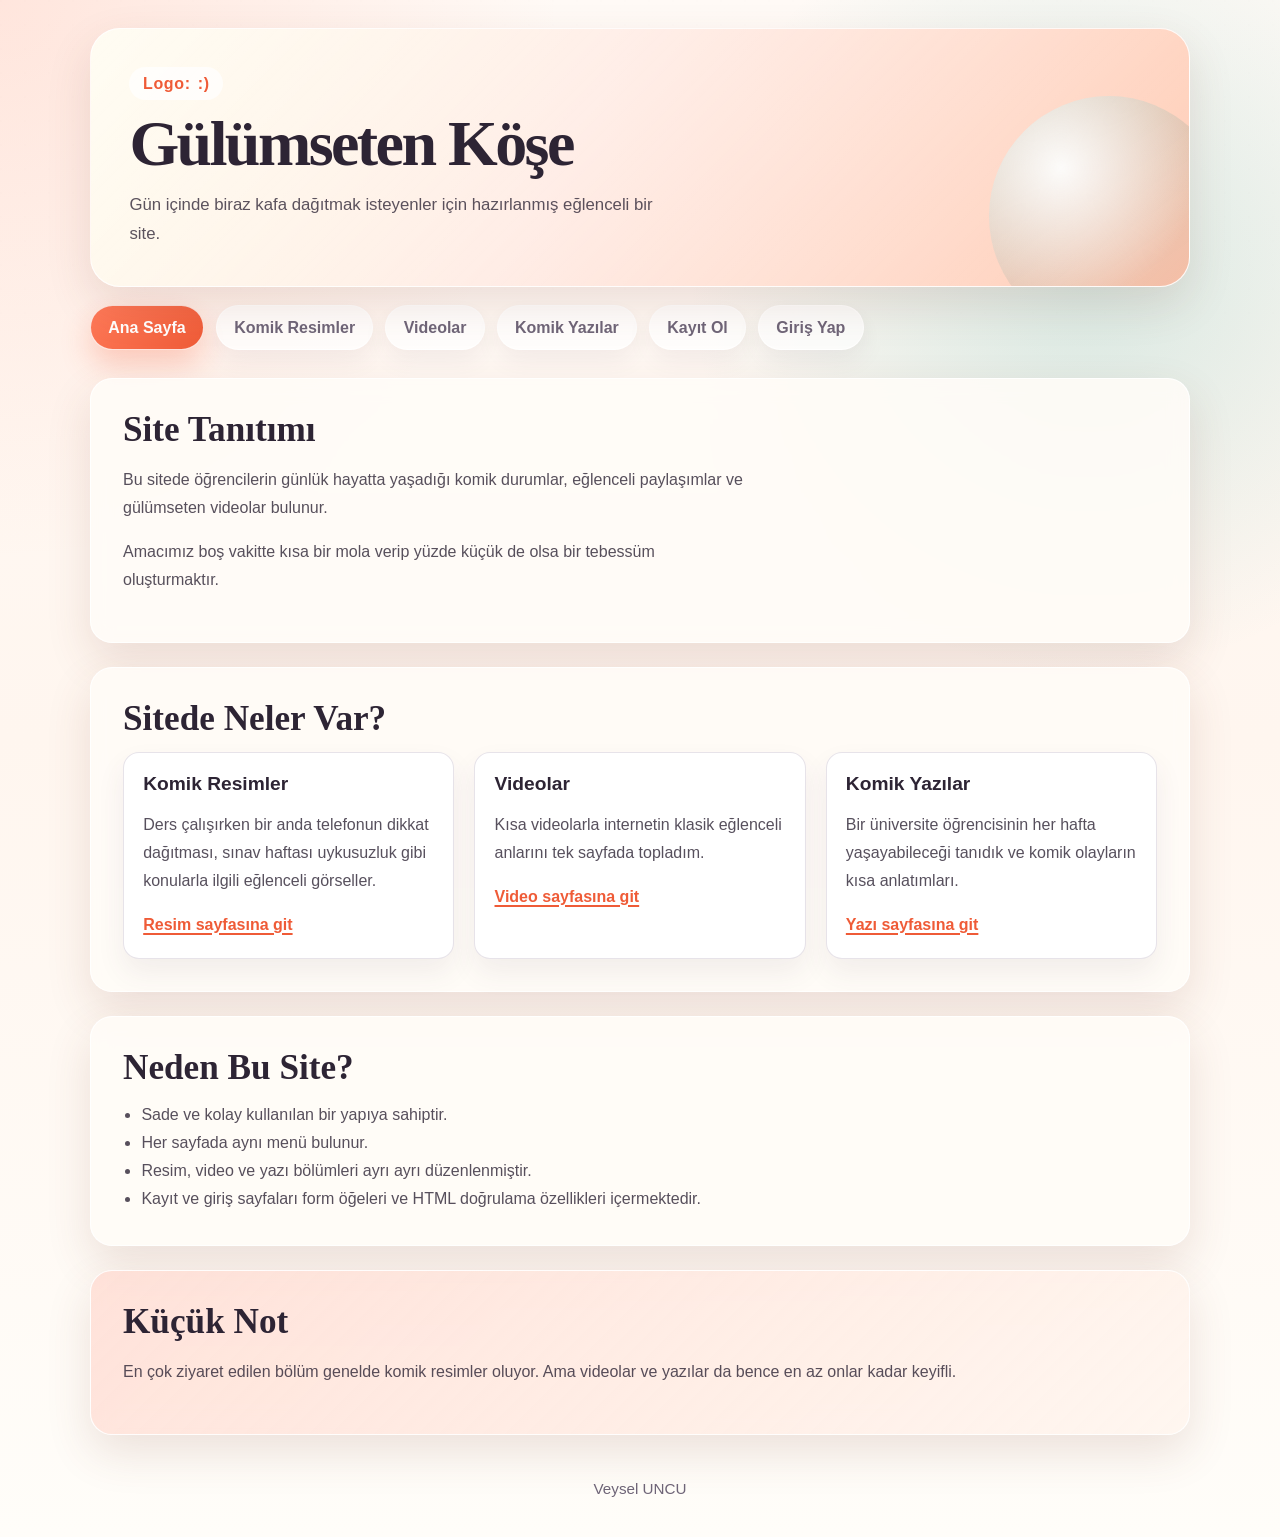
<file: index.html>
<!DOCTYPE html>
<html lang="tr">
<head>
    <meta charset="UTF-8">
    <meta name="viewport" content="width=device-width, initial-scale=1.0">
    <title>Gülümseten Köşe - Ana Sayfa</title>
    <link rel="stylesheet" href="style.css">
</head>
<body class="page-home">
    <div class="page-shell">
        <header class="site-header">
            <div class="hero">
                <div class="hero-copy">
                    <p class="eyebrow"><strong>Logo:</strong> :)</p>
                    <h1>Gülümseten Köşe</h1>
                    <p class="hero-text">Gün içinde biraz kafa dağıtmak isteyenler için hazırlanmış eğlenceli bir site.</p>
                </div>
            </div>

            <nav class="site-nav" aria-label="Ana menü">
                <a href="index.html" aria-current="page">Ana Sayfa</a>
                <a href="resimler.html">Komik Resimler</a>
                <a href="videolar.html">Videolar</a>
                <a href="yazilar.html">Komik Yazılar</a>
                <a href="kayit.html">Kayıt Ol</a>
                <a href="giris.htm">Giriş Yap</a>
            </nav>
        </header>

        <main class="page-content">
            <section class="section">
                <div class="intro-copy">
                    <h2>Site Tanıtımı</h2>
                    <p>Bu sitede öğrencilerin günlük hayatta yaşadığı komik durumlar, eğlenceli paylaşımlar ve gülümseten videolar bulunur.</p>
                    <p>Amacımız boş vakitte kısa bir mola verip yüzde küçük de olsa bir tebessüm oluşturmaktır.</p>
                </div>
            </section>

            <section class="section">
                <h2>Sitede Neler Var?</h2>
                <div class="content-grid">
                    <article class="panel">
                        <h3>Komik Resimler</h3>
                        <p>Ders çalışırken bir anda telefonun dikkat dağıtması, sınav haftası uykusuzluk gibi konularla ilgili eğlenceli görseller.</p>
                        <p><a href="resimler.html">Resim sayfasına git</a></p>
                    </article>

                    <article class="panel">
                        <h3>Videolar</h3>
                        <p>Kısa videolarla internetin klasik eğlenceli anlarını tek sayfada topladım.</p>
                        <p><a href="videolar.html">Video sayfasına git</a></p>
                    </article>

                    <article class="panel">
                        <h3>Komik Yazılar</h3>
                        <p>Bir üniversite öğrencisinin her hafta yaşayabileceği tanıdık ve komik olayların kısa anlatımları.</p>
                        <p><a href="yazilar.html">Yazı sayfasına git</a></p>
                    </article>
                </div>
            </section>

            <section class="section">
                <h2>Neden Bu Site?</h2>
                <ul class="feature-list">
                    <li>Sade ve kolay kullanılan bir yapıya sahiptir.</li>
                    <li>Her sayfada aynı menü bulunur.</li>
                    <li>Resim, video ve yazı bölümleri ayrı ayrı düzenlenmiştir.</li>
                    <li>Kayıt ve giriş sayfaları form öğeleri ve HTML doğrulama özellikleri içermektedir.</li>
                </ul>
            </section>

            <aside class="section note-box">
                <h2>Küçük Not</h2>
                <p>En çok ziyaret edilen bölüm genelde komik resimler oluyor. Ama videolar ve yazılar da bence en az onlar kadar keyifli.</p>
            </aside>
        </main>

        <footer class="site-footer">
            <p>Veysel UNCU</p>
        </footer>
    </div>
</body>
</html>
</file>
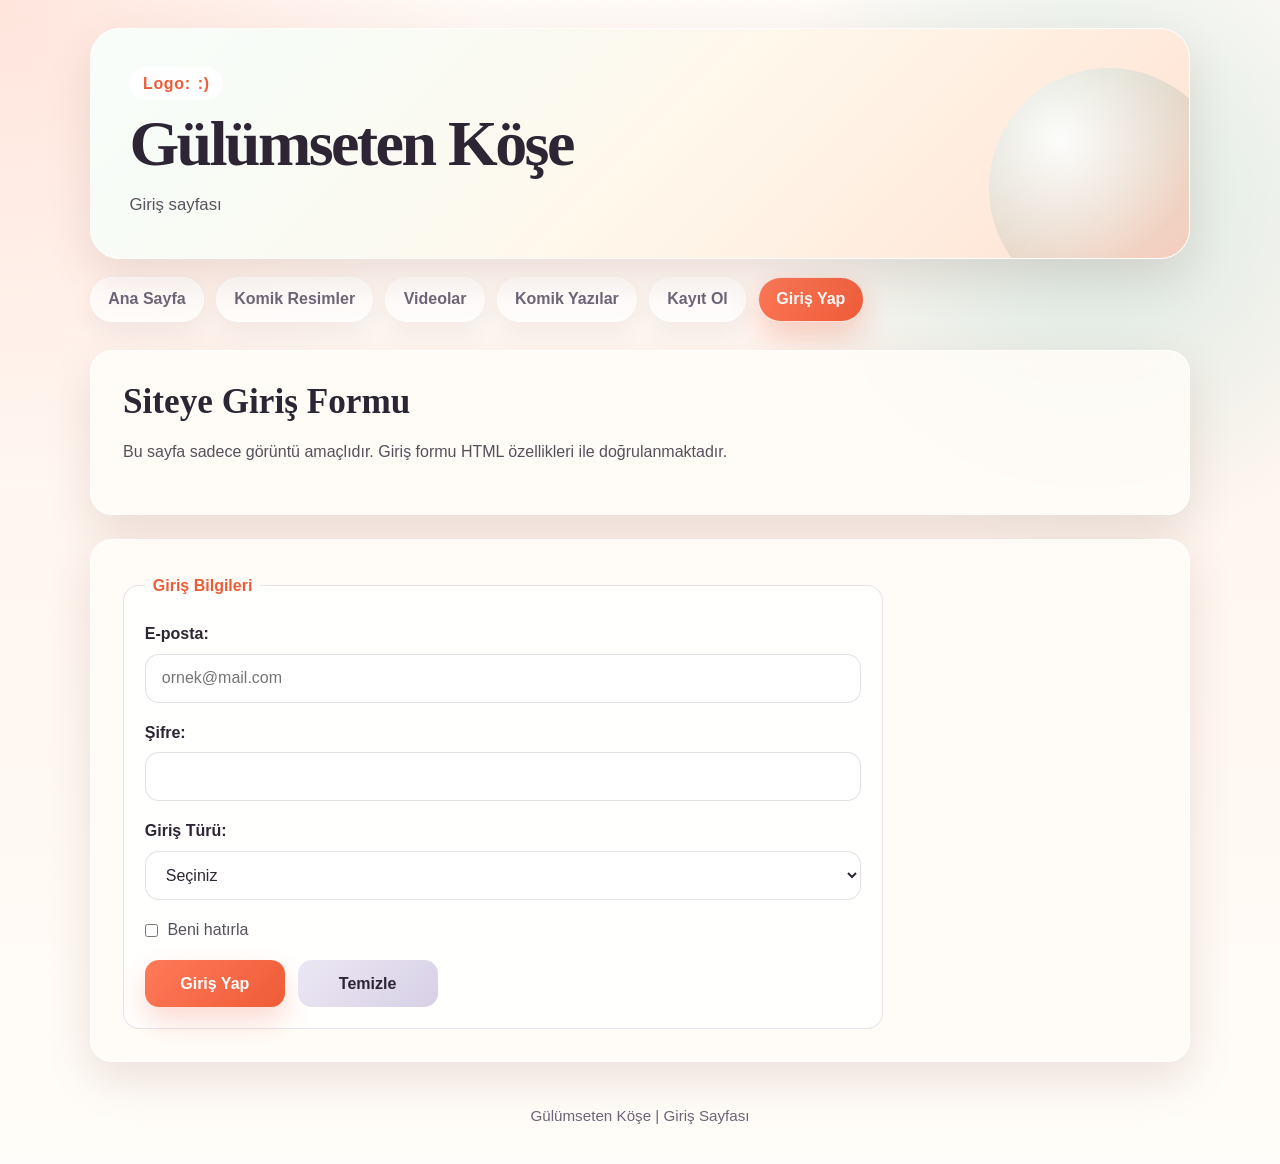
<file: giris.htm>
<!DOCTYPE html>
<html lang="tr">
<head>
    <meta charset="UTF-8">
    <meta name="viewport" content="width=device-width, initial-scale=1.0">
    <title>Gülümseten Köşe - Giriş Yap</title>
    <link rel="stylesheet" href="style.css">
</head>
<body class="page-login">
    <div class="page-shell">
        <header class="site-header">
            <div class="hero">
                <div class="hero-copy">
                    <p class="eyebrow"><strong>Logo:</strong> :)</p>
                    <h1>Gülümseten Köşe</h1>
                    <p class="hero-text">Giriş sayfası</p>
                </div>
            </div>

            <nav class="site-nav" aria-label="Ana menü">
                <a href="index.html">Ana Sayfa</a>
                <a href="resimler.html">Komik Resimler</a>
                <a href="videolar.html">Videolar</a>
                <a href="yazilar.html">Komik Yazılar</a>
                <a href="kayit.html">Kayıt Ol</a>
                <a href="giris.htm" aria-current="page">Giriş Yap</a>
            </nav>
        </header>

        <main class="page-content">
            <section class="section">
                <div class="intro-copy">
                    <h2>Siteye Giriş Formu</h2>
                    <p>Bu sayfa sadece görüntü amaçlıdır. Giriş formu HTML özellikleri ile doğrulanmaktadır.</p>
                </div>
            </section>

            <section class="section">
                <div class="form-shell">
                    <form action="#" method="post" class="site-form">
                        <fieldset>
                            <legend>Giriş Bilgileri</legend>

                            <div class="form-grid">
                                <div class="form-row">
                                    <label for="giriseposta">E-posta:</label>
                                    <input type="email" id="giriseposta" name="giriseposta" required placeholder="ornek@mail.com">
                                </div>

                                <div class="form-row">
                                    <label for="girissifre">Şifre:</label>
                                    <input type="password" id="girissifre" name="girissifre" required minlength="6" maxlength="20">
                                </div>

                                <div class="form-row">
                                    <label for="uyegiris">Giriş Türü:</label>
                                    <select id="uyegiris" name="uyegiris" required>
                                        <option value="">Seçiniz</option>
                                        <option value="normal">Normal Üye</option>
                                        <option value="editor">Editor</option>
                                        <option value="misafir">Misafir</option>
                                    </select>
                                </div>

                                <label class="toggle-row" for="hatirla">
                                    <input type="checkbox" id="hatirla" name="hatirla">
                                    <span>Beni hatırla</span>
                                </label>

                                <div class="form-actions">
                                    <input type="submit" value="Giriş Yap">
                                    <input type="reset" value="Temizle">
                                </div>
                            </div>
                        </fieldset>
                    </form>
                </div>
            </section>
        </main>

        <footer class="site-footer">
            <p>Gülümseten Köşe | Giriş Sayfası</p>
        </footer>
    </div>
</body>
</html>
</file>
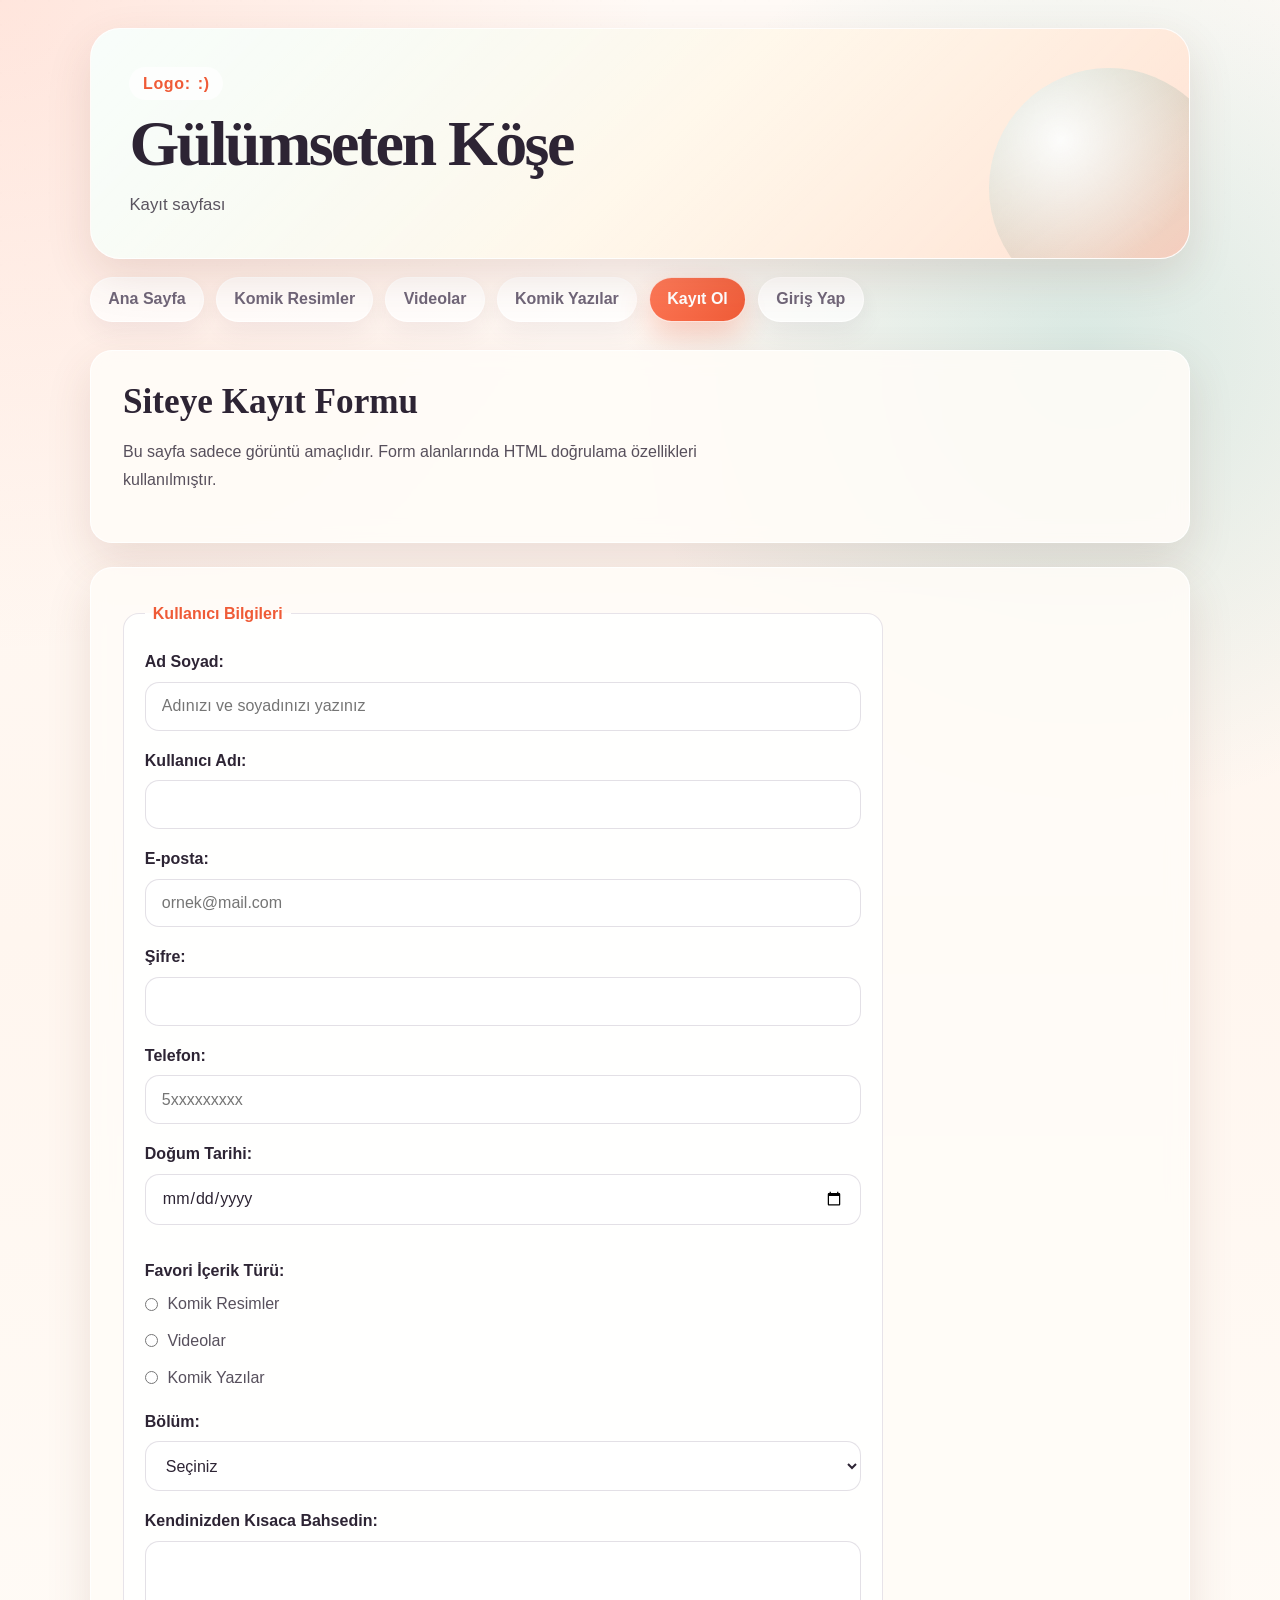
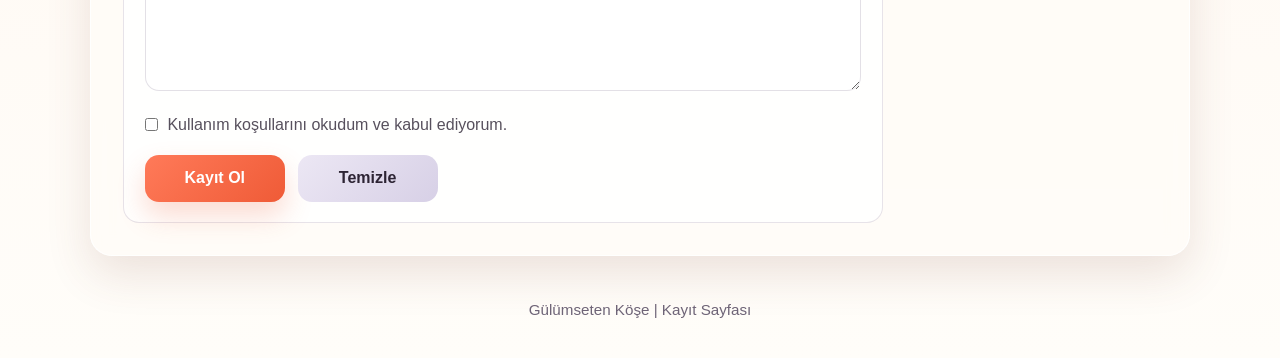
<file: kayit.html>
<!DOCTYPE html>
<html lang="tr">
<head>
    <meta charset="UTF-8">
    <meta name="viewport" content="width=device-width, initial-scale=1.0">
    <title>Gülümseten Köşe - Kayıt Ol</title>
    <link rel="stylesheet" href="style.css">
</head>
<body class="page-register">
    <div class="page-shell">
        <header class="site-header">
            <div class="hero">
                <div class="hero-copy">
                    <p class="eyebrow"><strong>Logo:</strong> :)</p>
                    <h1>Gülümseten Köşe</h1>
                    <p class="hero-text">Kayıt sayfası</p>
                </div>
            </div>

            <nav class="site-nav" aria-label="Ana menü">
                <a href="index.html">Ana Sayfa</a>
                <a href="resimler.html">Komik Resimler</a>
                <a href="videolar.html">Videolar</a>
                <a href="yazilar.html">Komik Yazılar</a>
                <a href="kayit.html" aria-current="page">Kayıt Ol</a>
                <a href="giris.htm">Giriş Yap</a>
            </nav>
        </header>

        <main class="page-content">
            <section class="section">
                <div class="intro-copy">
                    <h2>Siteye Kayıt Formu</h2>
                    <p>Bu sayfa sadece görüntü amaçlıdır. Form alanlarında HTML doğrulama özellikleri kullanılmıştır.</p>
                </div>
            </section>

            <section class="section">
                <div class="form-shell">
                    <form action="#" method="post" class="site-form">
                        <fieldset>
                            <legend>Kullanıcı Bilgileri</legend>

                            <div class="form-grid">
                                <div class="form-row">
                                    <label for="adsoyad">Ad Soyad:</label>
                                    <input type="text" id="adsoyad" name="adsoyad" required minlength="3" maxlength="40" placeholder="Adınızı ve soyadınızı yazınız">
                                </div>

                                <div class="form-row">
                                    <label for="kullaniciadi">Kullanıcı Adı:</label>
                                    <input type="text" id="kullaniciadi" name="kullaniciadi" required minlength="4" maxlength="20" pattern="[A-Za-z0-9]+">
                                </div>

                                <div class="form-row">
                                    <label for="eposta">E-posta:</label>
                                    <input type="email" id="eposta" name="eposta" required placeholder="ornek@mail.com">
                                </div>

                                <div class="form-row">
                                    <label for="sifre">Şifre:</label>
                                    <input type="password" id="sifre" name="sifre" required minlength="6" maxlength="20">
                                </div>

                                <div class="form-row">
                                    <label for="tel">Telefon:</label>
                                    <input type="tel" id="tel" name="tel" required pattern="[0-9]{10,11}" placeholder="5xxxxxxxxx">
                                </div>

                                <div class="form-row">
                                    <label for="dogumtarihi">Doğum Tarihi:</label>
                                    <input type="date" id="dogumtarihi" name="dogumtarihi" required>
                                </div>

                                <div class="choice-group">
                                    <p>Favori İçerik Türü:</p>
                                    <div class="choice-list">
                                        <label for="resimsec">
                                            <input type="radio" id="resimsec" name="favori" value="resim" required>
                                            <span>Komik Resimler</span>
                                        </label>
                                        <label for="videosec">
                                            <input type="radio" id="videosec" name="favori" value="video">
                                            <span>Videolar</span>
                                        </label>
                                        <label for="yazisec">
                                            <input type="radio" id="yazisec" name="favori" value="yazi">
                                            <span>Komik Yazılar</span>
                                        </label>
                                    </div>
                                </div>

                                <div class="form-row">
                                    <label for="bolum">Bölüm:</label>
                                    <select id="bolum" name="bolum" required>
                                        <option value="">Seçiniz</option>
                                        <option value="bilgisayar">Bilgisayar Mühendisliği</option>
                                        <option value="yazilim">Yazılım Mühendisliği</option>
                                        <option value="elektrik">Elektrik Elektronik</option>
                                        <option value="diger">Diğer</option>
                                    </select>
                                </div>

                                <div class="form-row">
                                    <label for="mesaj">Kendinizden Kısaca Bahsedin:</label>
                                    <textarea id="mesaj" name="mesaj" rows="5" cols="40" minlength="10" maxlength="200" required></textarea>
                                </div>

                                <label class="toggle-row" for="onay">
                                    <input type="checkbox" id="onay" name="onay" required>
                                    <span>Kullanım koşullarını okudum ve kabul ediyorum.</span>
                                </label>

                                <div class="form-actions">
                                    <input type="submit" value="Kayıt Ol">
                                    <input type="reset" value="Temizle">
                                </div>
                            </div>
                        </fieldset>
                    </form>
                </div>
            </section>
        </main>

        <footer class="site-footer">
            <p>Gülümseten Köşe | Kayıt Sayfası</p>
        </footer>
    </div>
</body>
</html>
</file>
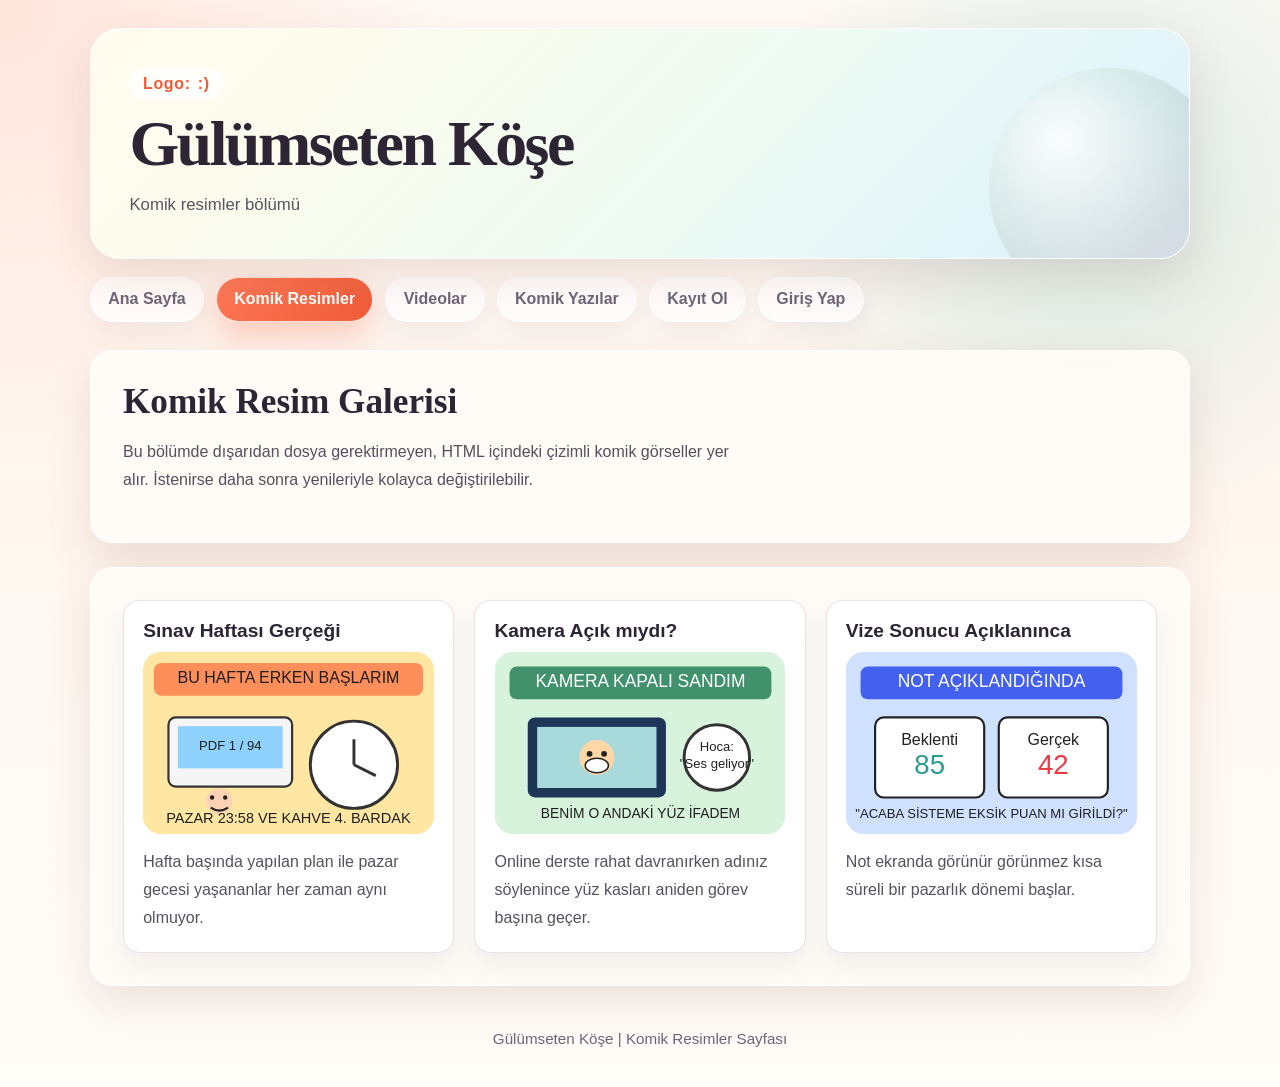
<file: resimler.html>
<!DOCTYPE html>
<html lang="tr">
<head>
    <meta charset="UTF-8">
    <meta name="viewport" content="width=device-width, initial-scale=1.0">
    <title>Gülümseten Köşe - Komik Resimler</title>
    <link rel="stylesheet" href="style.css">
</head>
<body class="page-gallery">
    <div class="page-shell">
        <header class="site-header">
            <div class="hero">
                <div class="hero-copy">
                    <p class="eyebrow"><strong>Logo:</strong> :)</p>
                    <h1>Gülümseten Köşe</h1>
                    <p class="hero-text">Komik resimler bölümü</p>
                </div>
            </div>

            <nav class="site-nav" aria-label="Ana menü">
                <a href="index.html">Ana Sayfa</a>
                <a href="resimler.html" aria-current="page">Komik Resimler</a>
                <a href="videolar.html">Videolar</a>
                <a href="yazilar.html">Komik Yazılar</a>
                <a href="kayit.html">Kayıt Ol</a>
                <a href="giris.htm">Giriş Yap</a>
            </nav>
        </header>

        <main class="page-content">
            <section class="section">
                <div class="intro-copy">
                    <h2>Komik Resim Galerisi</h2>
                    <p>Bu bölümde dışarıdan dosya gerektirmeyen, HTML içindeki çizimli komik görseller yer alır. İstenirse daha sonra yenileriyle kolayca değiştirilebilir.</p>
                </div>
            </section>

            <section class="section">
                <div class="content-grid">
                    <article class="panel">
                        <h3>Sınav Haftası Gerçeği</h3>
                        <figure class="artwork">
                            <svg width="400" height="250" viewBox="0 0 400 250" xmlns="http://www.w3.org/2000/svg" role="img" aria-label="Sınav haftasında son gece çalışan öğrenci karikatürü">
                                <rect width="400" height="250" fill="#ffe7a3"/>
                                <rect x="15" y="15" width="370" height="45" rx="10" fill="#ff8f5a"/>
                                <text x="200" y="43" font-size="22" text-anchor="middle" fill="#1f1f1f">BU HAFTA ERKEN BAŞLARIM</text>
                                <rect x="35" y="90" width="170" height="95" rx="10" fill="#f5f5f5" stroke="#333" stroke-width="3"/>
                                <rect x="48" y="102" width="144" height="58" fill="#8ed1fc"/>
                                <text x="120" y="135" font-size="18" text-anchor="middle" fill="#1f1f1f">PDF 1 / 94</text>
                                <rect x="230" y="95" width="120" height="120" rx="60" fill="#fff" stroke="#333" stroke-width="4"/>
                                <line x1="290" y1="155" x2="290" y2="120" stroke="#333" stroke-width="4"/>
                                <line x1="290" y1="155" x2="320" y2="170" stroke="#333" stroke-width="4"/>
                                <circle cx="105" cy="205" r="18" fill="#ffd2b3"/>
                                <circle cx="95" cy="200" r="3" fill="#222"/>
                                <circle cx="113" cy="200" r="3" fill="#222"/>
                                <path d="M93 214 Q105 222 117 214" fill="none" stroke="#222" stroke-width="3"/>
                                <text x="200" y="235" font-size="20" text-anchor="middle" fill="#1f1f1f">PAZAR 23:58 VE KAHVE 4. BARDAK</text>
                            </svg>
                            <figcaption>Hafta başında yapılan plan ile pazar gecesi yaşananlar her zaman aynı olmuyor.</figcaption>
                        </figure>
                    </article>

                    <article class="panel">
                        <h3>Kamera Açık mıydı?</h3>
                        <figure class="artwork">
                            <svg width="400" height="250" viewBox="0 0 400 250" xmlns="http://www.w3.org/2000/svg" role="img" aria-label="Online derste kamerasının açık olduğunu sonradan fark eden öğrenci karikatürü">
                                <rect width="400" height="250" fill="#d8f3dc"/>
                                <rect x="20" y="20" width="360" height="45" rx="10" fill="#40916c"/>
                                <text x="200" y="48" font-size="24" text-anchor="middle" fill="#ffffff">KAMERA KAPALI SANDIM</text>
                                <rect x="45" y="90" width="190" height="110" rx="10" fill="#1d3557"/>
                                <rect x="58" y="103" width="164" height="84" fill="#a8dadc"/>
                                <circle cx="140" cy="145" r="24" fill="#ffd6a5"/>
                                <circle cx="130" cy="140" r="4" fill="#222"/>
                                <circle cx="150" cy="140" r="4" fill="#222"/>
                                <ellipse cx="140" cy="156" rx="16" ry="10" fill="#ffffff" stroke="#222" stroke-width="2"/>
                                <rect x="260" y="100" width="90" height="90" rx="45" fill="#ffffff" stroke="#333" stroke-width="4"/>
                                <text x="305" y="136" font-size="18" text-anchor="middle" fill="#222">Hoca:</text>
                                <text x="305" y="160" font-size="18" text-anchor="middle" fill="#222">"Ses geliyor"</text>
                                <text x="200" y="228" font-size="19" text-anchor="middle" fill="#1f1f1f">BENİM O ANDAKİ YÜZ İFADEM</text>
                            </svg>
                            <figcaption>Online derste rahat davranırken adınız söylenince yüz kasları aniden görev başına geçer.</figcaption>
                        </figure>
                    </article>

                    <article class="panel">
                        <h3>Vize Sonucu Açıklanınca</h3>
                        <figure class="artwork">
                            <svg width="400" height="250" viewBox="0 0 400 250" xmlns="http://www.w3.org/2000/svg" role="img" aria-label="Vize notunu görünce şaşıran öğrenci karikatürü">
                                <rect width="400" height="250" fill="#cfe1ff"/>
                                <rect x="20" y="20" width="360" height="45" rx="10" fill="#4361ee"/>
                                <text x="200" y="48" font-size="24" text-anchor="middle" fill="#ffffff">NOT AÇIKLANDIĞINDA</text>
                                <rect x="40" y="90" width="150" height="110" rx="12" fill="#ffffff" stroke="#222" stroke-width="3"/>
                                <text x="115" y="128" font-size="22" text-anchor="middle" fill="#222">Beklenti</text>
                                <text x="115" y="168" font-size="38" text-anchor="middle" fill="#2a9d8f">85</text>
                                <rect x="210" y="90" width="150" height="110" rx="12" fill="#ffffff" stroke="#222" stroke-width="3"/>
                                <text x="285" y="128" font-size="22" text-anchor="middle" fill="#222">Gerçek</text>
                                <text x="285" y="168" font-size="38" text-anchor="middle" fill="#e63946">42</text>
                                <text x="200" y="228" font-size="18" text-anchor="middle" fill="#1f1f1f">"ACABA SİSTEME EKSİK PUAN MI GİRİLDİ?"</text>
                            </svg>
                            <figcaption>Not ekranda görünür görünmez kısa süreli bir pazarlık dönemi başlar.</figcaption>
                        </figure>
                    </article>
                </div>
            </section>
        </main>

        <footer class="site-footer">
            <p>Gülümseten Köşe | Komik Resimler Sayfası</p>
        </footer>
    </div>
</body>
</html>
</file>
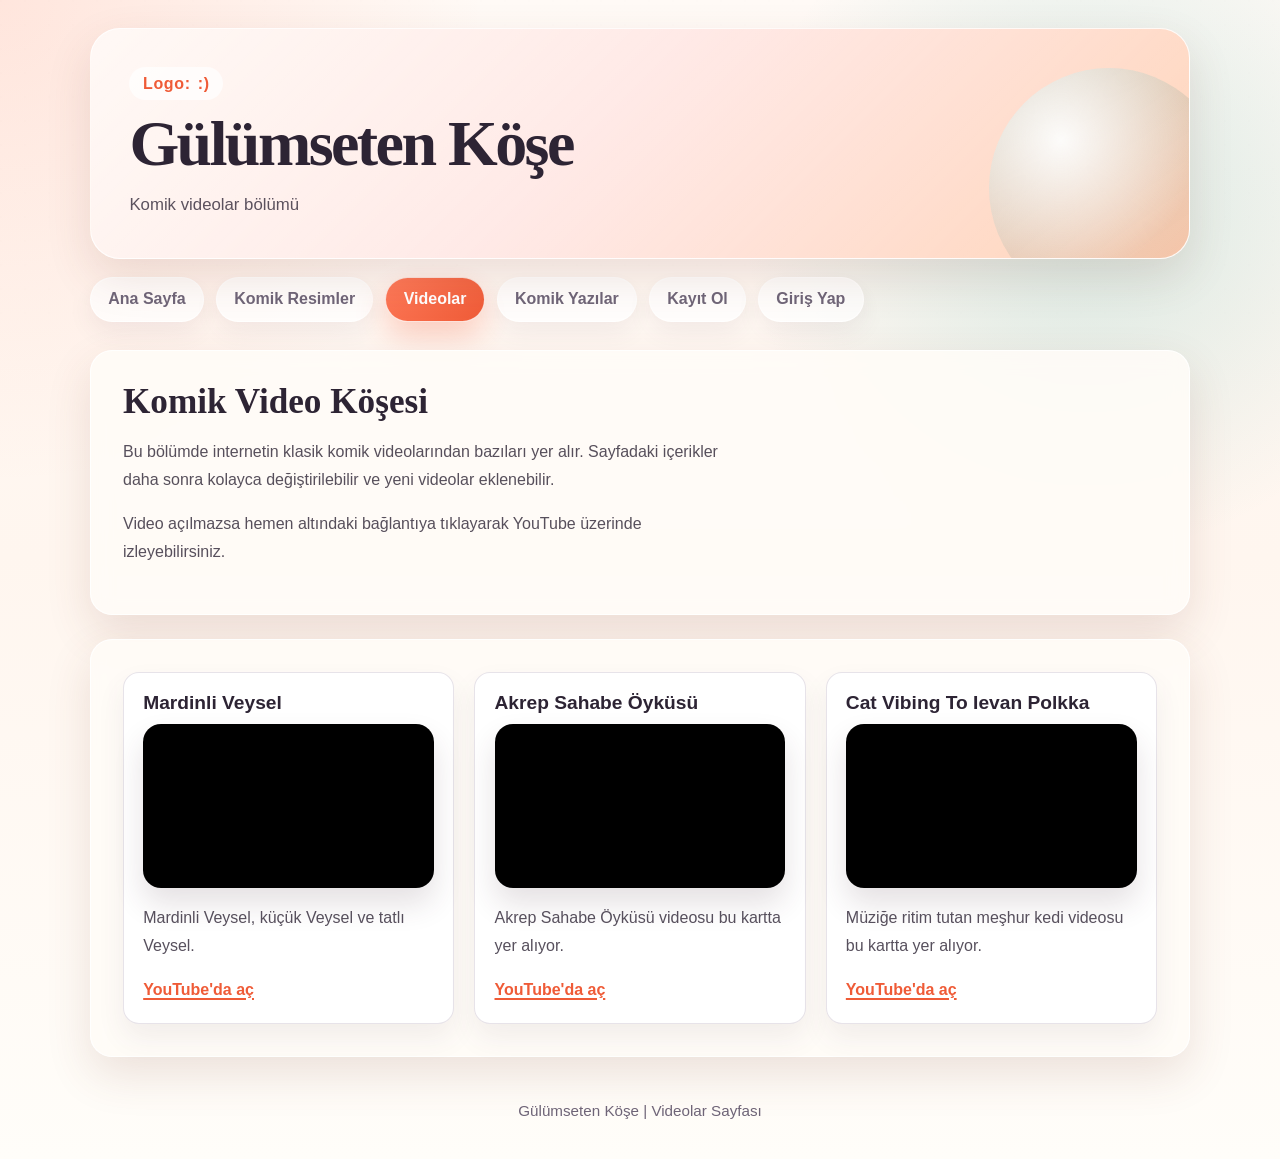
<file: videolar.html>
<!DOCTYPE html>
<html lang="tr">
<head>
    <meta charset="UTF-8">
    <meta name="viewport" content="width=device-width, initial-scale=1.0">
    <title>G&uuml;l&uuml;mseten K&ouml;&#351;e - Videolar</title>
    <link rel="stylesheet" href="style.css">
</head>
<body class="page-videos">
    <div class="page-shell">
        <header class="site-header">
            <div class="hero">
                <div class="hero-copy">
                    <p class="eyebrow"><strong>Logo:</strong> :)</p>
                    <h1>G&uuml;l&uuml;mseten K&ouml;&#351;e</h1>
                    <p class="hero-text">Komik videolar b&ouml;l&uuml;m&uuml;</p>
                </div>
            </div>

            <nav class="site-nav" aria-label="Ana men&uuml;">
                <a href="index.html">Ana Sayfa</a>
                <a href="resimler.html">Komik Resimler</a>
                <a href="videolar.html" aria-current="page">Videolar</a>
                <a href="yazilar.html">Komik Yaz&#305;lar</a>
                <a href="kayit.html">Kay&#305;t Ol</a>
                <a href="giris.htm">Giri&#351; Yap</a>
            </nav>
        </header>

        <main class="page-content">
            <section class="section">
                <div class="intro-copy">
                    <h2>Komik Video K&ouml;&#351;esi</h2>
                    <p>Bu b&ouml;l&uuml;mde internetin klasik komik videolar&#305;ndan baz&#305;lar&#305; yer al&#305;r. Sayfadaki i&ccedil;erikler daha sonra kolayca de&#287;i&#351;tirilebilir ve yeni videolar eklenebilir.</p>
                    <p>Video a&ccedil;&#305;lmazsa hemen alt&#305;ndaki ba&#287;lant&#305;ya t&#305;klayarak YouTube &uuml;zerinde izleyebilirsiniz.</p>
                </div>
            </section>

            <section class="section">
                <div class="content-grid">
                    <article class="panel">
                        <h3>Mardinli Veysel</h3>
                        <div class="media-frame">
                            <iframe src="https://www.youtube.com/embed/U9Ny3-czEu8?rel=0&playsinline=1" title="Mardinli Veysel videosu" allow="accelerometer; autoplay; clipboard-write; encrypted-media; gyroscope; picture-in-picture" allowfullscreen loading="lazy"></iframe>
                        </div>
                        <p>Mardinli Veysel, k&uuml;&ccedil;&uuml;k Veysel ve tatl&#305; Veysel.</p>
                        <p><a href="https://www.youtube.com/watch?v=U9Ny3-czEu8" target="_blank" rel="noreferrer">YouTube'da a&ccedil;</a></p>
                    </article>

                    <article class="panel">
                        <h3>Akrep Sahabe &Ouml;yk&uuml;s&uuml;</h3>
                        <div class="media-frame">
                            <iframe src="https://www.youtube.com/embed/6BA8Xsp7e58?rel=0&playsinline=1" title="Akrep Sahabe &Ouml;yk&uuml;s&uuml; videosu" allow="accelerometer; autoplay; clipboard-write; encrypted-media; gyroscope; picture-in-picture" allowfullscreen loading="lazy"></iframe>
                        </div>
                        <p>Akrep Sahabe &Ouml;yk&uuml;s&uuml; videosu bu kartta yer al&#305;yor.</p>
                        <p><a href="https://www.youtube.com/watch?v=6BA8Xsp7e58" target="_blank" rel="noreferrer">YouTube'da a&ccedil;</a></p>
                    </article>

                    <article class="panel">
                        <h3>Cat Vibing To Ievan Polkka</h3>
                        <div class="media-frame">
                            <iframe src="https://www.youtube.com/embed/NUYvbT6vTPs?rel=0&playsinline=1" title="Cat Vibing To Ievan Polkka videosu" allow="accelerometer; autoplay; clipboard-write; encrypted-media; gyroscope; picture-in-picture" allowfullscreen loading="lazy"></iframe>
                        </div>
                        <p>M&uuml;zi&#287;e ritim tutan me&#351;hur kedi videosu bu kartta yer al&#305;yor.</p>
                        <p><a href="https://www.youtube.com/watch?v=NUYvbT6vTPs" target="_blank" rel="noreferrer">YouTube'da a&ccedil;</a></p>
                    </article>
                </div>
            </section>
        </main>

        <footer class="site-footer">
            <p>G&uuml;l&uuml;mseten K&ouml;&#351;e | Videolar Sayfas&#305;</p>
        </footer>
    </div>
</body>
</html>
</file>
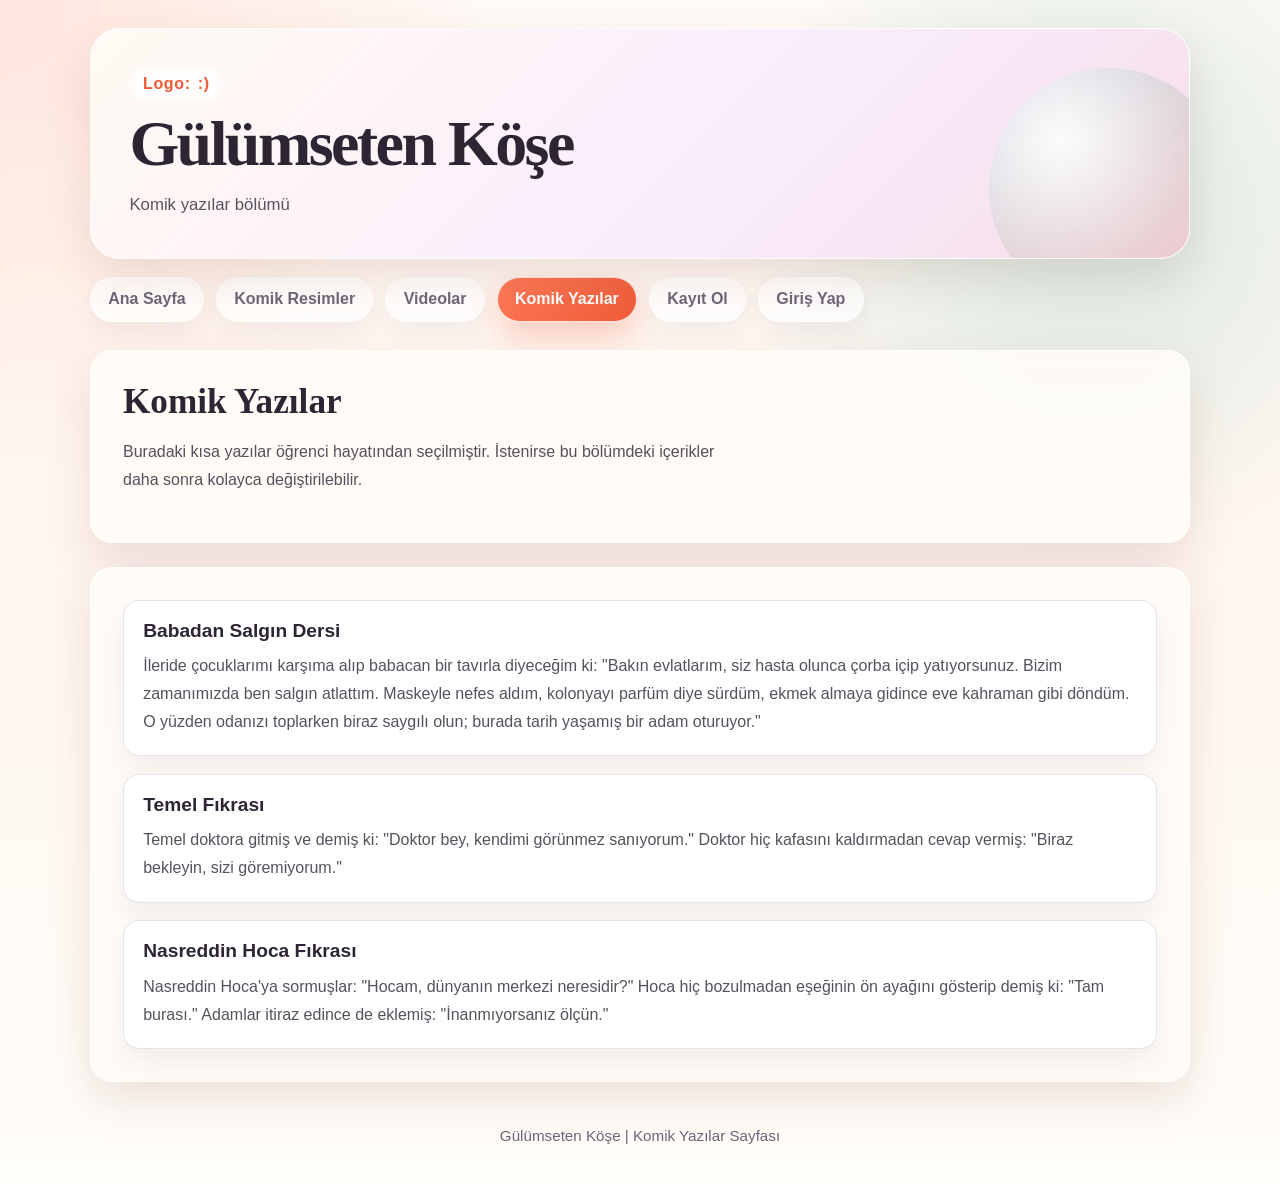
<file: yazilar.html>
<!DOCTYPE html>
<html lang="tr">
<head>
    <meta charset="UTF-8">
    <meta name="viewport" content="width=device-width, initial-scale=1.0">
    <title>G&uuml;l&uuml;mseten K&ouml;&#351;e - Komik Yaz&#305;lar</title>
    <link rel="stylesheet" href="style.css">
</head>
<body class="page-writing">
    <div class="page-shell">
        <header class="site-header">
            <div class="hero">
                <div class="hero-copy">
                    <p class="eyebrow"><strong>Logo:</strong> :)</p>
                    <h1>G&uuml;l&uuml;mseten K&ouml;&#351;e</h1>
                    <p class="hero-text">Komik yaz&#305;lar b&ouml;l&uuml;m&uuml;</p>
                </div>
            </div>

            <nav class="site-nav" aria-label="Ana men&uuml;">
                <a href="index.html">Ana Sayfa</a>
                <a href="resimler.html">Komik Resimler</a>
                <a href="videolar.html">Videolar</a>
                <a href="yazilar.html" aria-current="page">Komik Yaz&#305;lar</a>
                <a href="kayit.html">Kay&#305;t Ol</a>
                <a href="giris.htm">Giri&#351; Yap</a>
            </nav>
        </header>

        <main class="page-content">
            <section class="section">
                <div class="intro-copy">
                    <h2>Komik Yaz&#305;lar</h2>
                    <p>Buradaki k&#305;sa yaz&#305;lar &ouml;&#287;renci hayat&#305;ndan se&ccedil;ilmi&#351;tir. &#304;stenirse bu b&ouml;l&uuml;mdeki i&ccedil;erikler daha sonra kolayca de&#287;i&#351;tirilebilir.</p>
                </div>
            </section>

            <section class="section story-stack">
                <article class="panel">
                    <h3>Babadan Salg&#305;n Dersi</h3>
                    <p>&#304;leride &ccedil;ocuklar&#305;m&#305; kar&#351;&#305;ma al&#305;p babacan bir tav&#305;rla diyece&#287;im ki: "Bak&#305;n evlatlar&#305;m, siz hasta olunca &ccedil;orba i&ccedil;ip yat&#305;yorsunuz. Bizim zaman&#305;m&#305;zda ben salg&#305;n atlatt&#305;m. Maskeyle nefes ald&#305;m, kolonyay&#305; parf&uuml;m diye s&uuml;rd&uuml;m, ekmek almaya gidince eve kahraman gibi d&ouml;nd&uuml;m. O y&uuml;zden odan&#305;z&#305; toplarken biraz sayg&#305;l&#305; olun; burada tarih ya&#351;am&#305;&#351; bir adam oturuyor."</p>
                </article>

                <article class="panel">
                    <h3>Temel F&#305;kras&#305;</h3>
                    <p>Temel doktora gitmi&#351; ve demi&#351; ki: "Doktor bey, kendimi g&ouml;r&uuml;nmez san&#305;yorum." Doktor hi&ccedil; kafas&#305;n&#305; kald&#305;rmadan cevap vermi&#351;: "Biraz bekleyin, sizi g&ouml;remiyorum."</p>
                </article>

                <article class="panel">
                    <h3>Nasreddin Hoca F&#305;kras&#305;</h3>
                    <p>Nasreddin Hoca'ya sormu&#351;lar: "Hocam, d&uuml;nyan&#305;n merkezi neresidir?" Hoca hi&ccedil; bozulmadan e&#351;e&#287;inin &ouml;n aya&#287;&#305;n&#305; g&ouml;sterip demi&#351; ki: "Tam buras&#305;." Adamlar itiraz edince de eklemi&#351;: "&#304;nanm&#305;yorsan&#305;z &ouml;l&ccedil;&uuml;n."</p>
                </article>
            </section>
        </main>

        <footer class="site-footer">
            <p>G&uuml;l&uuml;mseten K&ouml;&#351;e | Komik Yaz&#305;lar Sayfas&#305;</p>
        </footer>
    </div>
</body>
</html>
</file>
<file: style.css>
:root {
    --bg: #fff6ef;
    --surface: rgba(255, 252, 248, 0.88);
    --surface-strong: #ffffff;
    --ink: #2d2434;
    --muted: #6f6578;
    --line: rgba(85, 62, 102, 0.14);
    --brand: #ff7a59;
    --brand-deep: #ef5b37;
    --shadow: 0 18px 45px rgba(120, 63, 47, 0.14);
    --radius-xl: 30px;
    --radius-lg: 22px;
    --radius-md: 16px;
    --container: min(1100px, calc(100% - 2rem));
}

*,
*::before,
*::after {
    box-sizing: border-box;
}

html {
    scroll-behavior: smooth;
}

body {
    margin: 0;
    min-height: 100vh;
    font-family: "Trebuchet MS", "Lucida Sans Unicode", "Lucida Grande", sans-serif;
    color: var(--ink);
    background:
        radial-gradient(circle at top left, rgba(255, 122, 89, 0.16), transparent 28%),
        radial-gradient(circle at 85% 18%, rgba(45, 159, 147, 0.18), transparent 24%),
        linear-gradient(180deg, #fffaf6 0%, var(--bg) 48%, #fffdf9 100%);
}

body::before {
    content: "";
    position: fixed;
    inset: 0;
    pointer-events: none;
    background-image: radial-gradient(circle at 1px 1px, rgba(45, 36, 52, 0.08) 1px, transparent 0);
    background-size: 24px 24px;
    mask-image: linear-gradient(180deg, rgba(0, 0, 0, 0.22), transparent 80%);
    opacity: 0.45;
}

a {
    color: inherit;
}

img,
svg,
iframe {
    display: block;
    max-width: 100%;
}

.page-shell {
    width: var(--container);
    margin: 0 auto;
    padding: 28px 0 40px;
    position: relative;
}

.site-header {
    margin-bottom: 28px;
}

.hero {
    position: relative;
    overflow: hidden;
    background:
        linear-gradient(135deg, rgba(255, 255, 255, 0.72), rgba(255, 255, 255, 0.3)),
        linear-gradient(140deg, #fff6d6 0%, #ffd9c8 46%, #ffc1b2 100%);
    border: 1px solid rgba(255, 255, 255, 0.85);
    border-radius: var(--radius-xl);
    padding: clamp(1.5rem, 3vw, 2.5rem);
    box-shadow: var(--shadow);
}

.hero::after {
    content: "";
    position: absolute;
    right: -40px;
    bottom: -50px;
    width: 240px;
    height: 240px;
    border-radius: 50%;
    background:
        radial-gradient(circle at 30% 30%, rgba(255, 255, 255, 0.92), rgba(255, 255, 255, 0) 58%),
        linear-gradient(145deg, rgba(45, 159, 147, 0.22), rgba(255, 122, 89, 0.16));
}

.hero-copy {
    position: relative;
    z-index: 1;
    max-width: 640px;
}

.eyebrow {
    display: inline-flex;
    align-items: center;
    gap: 0.45rem;
    margin: 0 0 0.9rem;
    padding: 0.45rem 0.85rem;
    border-radius: 999px;
    background: rgba(255, 255, 255, 0.72);
    color: var(--brand-deep);
    font-weight: 700;
    letter-spacing: 0.04em;
}

.hero h1 {
    margin: 0;
    font-family: "Palatino Linotype", "Book Antiqua", Palatino, serif;
    font-size: clamp(2.4rem, 5vw, 4.5rem);
    line-height: 0.95;
    letter-spacing: -0.04em;
}

.hero-text {
    margin: 1rem 0 0;
    max-width: 58ch;
    font-size: 1.05rem;
    line-height: 1.7;
    color: rgba(45, 36, 52, 0.78);
}

.site-nav {
    display: flex;
    flex-wrap: wrap;
    gap: 0.75rem;
    margin-top: 18px;
}

.site-nav a {
    padding: 0.78rem 1.08rem;
    border-radius: 999px;
    background: rgba(255, 255, 255, 0.72);
    border: 1px solid rgba(255, 255, 255, 0.8);
    text-decoration: none;
    font-weight: 700;
    color: var(--muted);
    transition: transform 180ms ease, background-color 180ms ease, color 180ms ease, box-shadow 180ms ease;
    box-shadow: 0 10px 25px rgba(89, 64, 95, 0.08);
}

.site-nav a:hover,
.site-nav a:focus-visible {
    transform: translateY(-2px);
    color: var(--ink);
    background: #fff;
}

.site-nav a[aria-current="page"] {
    background: linear-gradient(135deg, var(--brand), var(--brand-deep));
    color: #fff;
    box-shadow: 0 14px 30px rgba(239, 91, 55, 0.28);
}

.page-content {
    display: grid;
    gap: 1.5rem;
}

.section {
    background: var(--surface);
    border: 1px solid rgba(255, 255, 255, 0.9);
    border-radius: var(--radius-lg);
    padding: clamp(1.25rem, 3vw, 2rem);
    box-shadow: var(--shadow);
    backdrop-filter: blur(10px);
}

.section h2 {
    margin: 0 0 0.85rem;
    font-family: "Palatino Linotype", "Book Antiqua", Palatino, serif;
    font-size: clamp(1.6rem, 3vw, 2.2rem);
    line-height: 1.1;
}

.section p,
.section li,
.section label,
.section legend,
.section figcaption {
    color: rgba(45, 36, 52, 0.8);
    line-height: 1.75;
}

.intro-copy {
    max-width: 70ch;
}

.content-grid {
    display: grid;
    grid-template-columns: repeat(auto-fit, minmax(250px, 1fr));
    gap: 1.25rem;
}

.panel {
    height: 100%;
    background: var(--surface-strong);
    border: 1px solid var(--line);
    border-radius: var(--radius-md);
    padding: 1.2rem;
    box-shadow: 0 14px 28px rgba(89, 64, 95, 0.08);
}

.panel h3 {
    margin: 0 0 0.65rem;
    font-size: 1.2rem;
}

.panel p:last-child,
.panel figure:last-child,
.panel ul:last-child {
    margin-bottom: 0;
}

.panel a {
    color: var(--brand-deep);
    font-weight: 700;
    text-decoration-thickness: 2px;
    text-underline-offset: 0.2em;
}

.feature-list {
    margin: 0;
    padding-left: 1.15rem;
}

.note-box {
    background: linear-gradient(135deg, rgba(255, 216, 206, 0.72), rgba(255, 246, 239, 0.95));
}

.media-frame {
    margin: 0 0 1rem;
    overflow: hidden;
    border-radius: 18px;
    box-shadow: 0 16px 30px rgba(70, 43, 57, 0.14);
}

.media-frame iframe {
    width: 100%;
    aspect-ratio: 16 / 9;
    border: 0;
    background: #000;
}

.artwork {
    margin: 0;
    display: grid;
    gap: 0.9rem;
}

.artwork svg {
    width: 100%;
    height: auto;
    border-radius: 18px;
    box-shadow: inset 0 0 0 1px rgba(45, 36, 52, 0.06);
}

.story-stack {
    display: grid;
    gap: 1.1rem;
}

.story-stack .panel p {
    margin: 0;
}

.form-shell {
    max-width: 760px;
}

.site-form fieldset {
    margin: 0;
    padding: 1.3rem;
    border: 1px solid var(--line);
    border-radius: var(--radius-md);
    background: rgba(255, 255, 255, 0.92);
}

.site-form legend {
    padding: 0 0.5rem;
    font-weight: 700;
    color: var(--brand-deep);
}

.form-grid {
    display: grid;
    gap: 1rem;
}

.form-row label,
.choice-group > p {
    display: block;
    margin-bottom: 0.35rem;
    font-weight: 700;
    color: var(--ink);
}

.site-form input,
.site-form select,
.site-form textarea {
    width: 100%;
    padding: 0.9rem 1rem;
    border: 1px solid rgba(85, 62, 102, 0.16);
    border-radius: 14px;
    background: #fff;
    color: var(--ink);
    font: inherit;
    transition: border-color 160ms ease, box-shadow 160ms ease;
}

.site-form input:focus,
.site-form select:focus,
.site-form textarea:focus {
    outline: none;
    border-color: rgba(239, 91, 55, 0.55);
    box-shadow: 0 0 0 4px rgba(255, 122, 89, 0.18);
}

.site-form textarea {
    min-height: 150px;
    resize: vertical;
}

.choice-list {
    display: grid;
    gap: 0.55rem;
}

.choice-list label,
.toggle-row label {
    font-weight: 400;
}

.choice-list label,
.toggle-row {
    display: flex;
    align-items: center;
    gap: 0.6rem;
}

.choice-list input,
.toggle-row input {
    width: auto;
    margin: 0;
}

.form-actions {
    display: flex;
    flex-wrap: wrap;
    gap: 0.8rem;
}

.form-actions input {
    width: auto;
    min-width: 140px;
    border: 0;
    font-weight: 700;
    cursor: pointer;
    background: linear-gradient(135deg, var(--brand), var(--brand-deep));
    color: #fff;
    box-shadow: 0 14px 28px rgba(239, 91, 55, 0.22);
}

.form-actions input[type="reset"] {
    background: linear-gradient(135deg, #ece7f4, #d7d0e6);
    color: var(--ink);
    box-shadow: none;
}

.site-footer {
    margin-top: 1.8rem;
    padding: 1rem 1.1rem 0;
    color: var(--muted);
    text-align: center;
    font-size: 0.95rem;
}

.site-footer p {
    margin: 0;
}

.page-home .hero {
    background:
        linear-gradient(135deg, rgba(255, 255, 255, 0.78), rgba(255, 255, 255, 0.26)),
        linear-gradient(120deg, #fff3c8 0%, #ffd8ca 44%, #ffb999 100%);
}

.page-gallery .hero {
    background:
        linear-gradient(135deg, rgba(255, 255, 255, 0.78), rgba(255, 255, 255, 0.26)),
        linear-gradient(135deg, #fff2ba 0%, #dff8ea 55%, #cdeafe 100%);
}

.page-videos .hero {
    background:
        linear-gradient(135deg, rgba(255, 255, 255, 0.78), rgba(255, 255, 255, 0.26)),
        linear-gradient(135deg, #ffe2d4 0%, #ffd0ca 45%, #ffc59e 100%);
}

.page-writing .hero {
    background:
        linear-gradient(135deg, rgba(255, 255, 255, 0.78), rgba(255, 255, 255, 0.26)),
        linear-gradient(135deg, #ffe9cf 0%, #f5ddff 52%, #f3d1dc 100%);
}

.page-register .hero,
.page-login .hero {
    background:
        linear-gradient(135deg, rgba(255, 255, 255, 0.78), rgba(255, 255, 255, 0.26)),
        linear-gradient(135deg, #dff8ea 0%, #fff0d6 52%, #ffd3c0 100%);
}

@media (max-width: 760px) {
    .page-shell {
        width: min(100% - 1.2rem, 1100px);
        padding-top: 18px;
    }

    .site-nav {
        gap: 0.6rem;
    }

    .site-nav a {
        flex: 1 1 170px;
        text-align: center;
    }

    .hero {
        padding: 1.35rem;
    }

    .section,
    .panel,
    .site-form fieldset {
        padding: 1rem;
    }

    .content-grid {
        grid-template-columns: 1fr;
    }

    .form-actions input {
        flex: 1 1 100%;
    }
}
</file>
